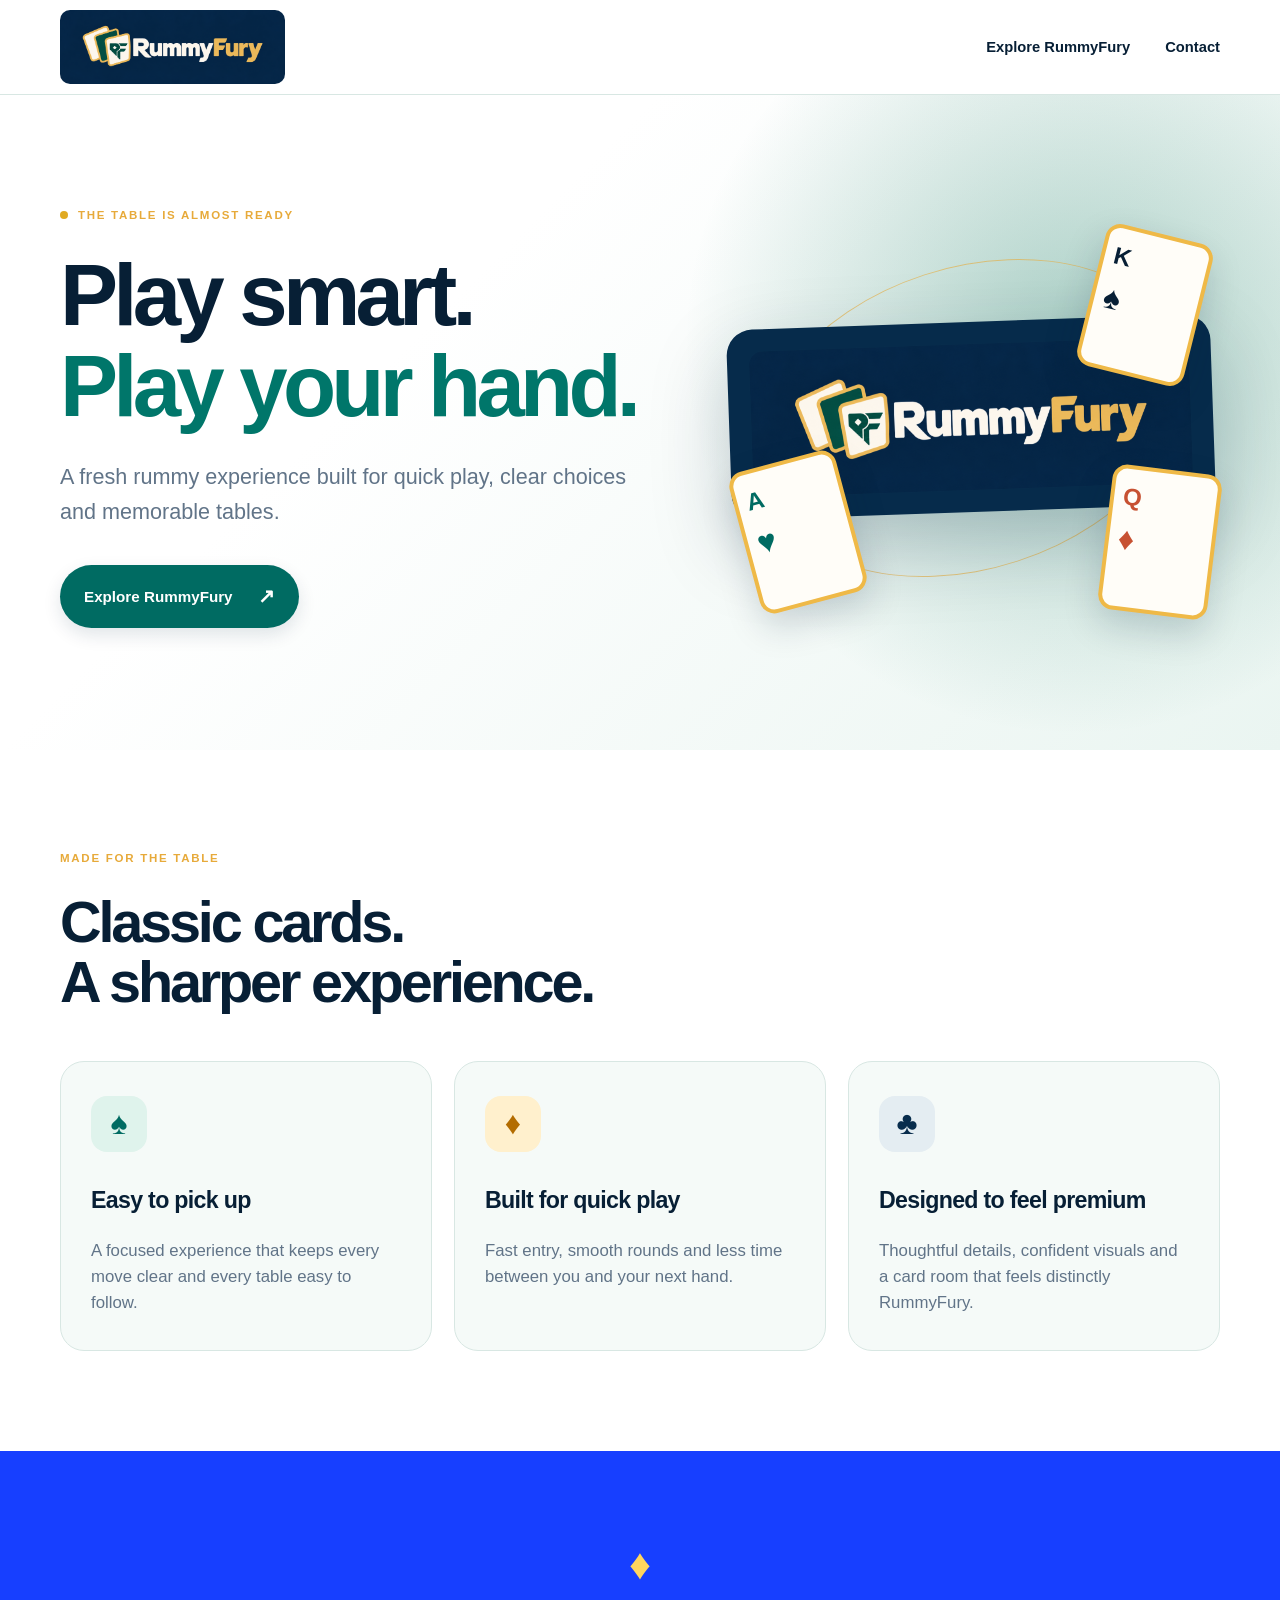
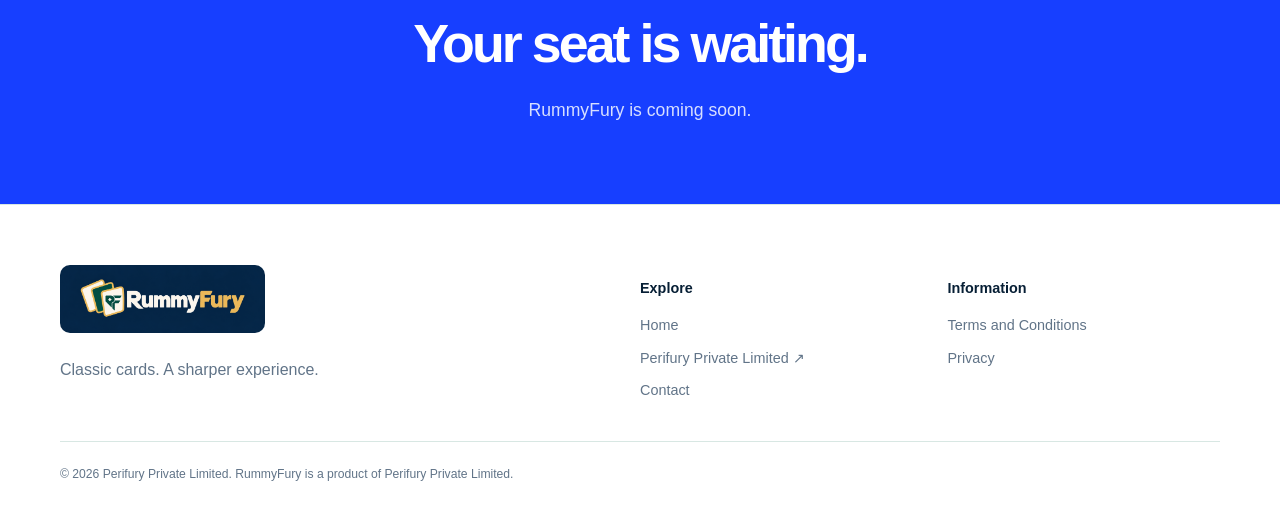
<file: index.html>
<!doctype html><html lang="en"><head><meta charset="utf-8"><meta name="viewport" content="width=device-width,initial-scale=1"><meta name="theme-color" content="#061f38"><meta name="description" content="RummyFury brings quick, polished card play to every table. Coming soon from Perifury."><title>RummyFury — Bring your best hand</title><link rel="icon" type="image/png" href="assets/rummyfury-logo.png"><link rel="stylesheet" href="styles.css"></head>
<body class="rummyfury"><a class="skip" href="#main">Skip to content</a><header><div class="wrap header-inner"><a class="brand" href="index.html"><img class="brand-image rummyfury-image" src="assets/rummyfury-logo.png" alt="RummyFury" width="320" height="107"></a><nav aria-label="Main navigation"><a href="#explore">Explore RummyFury</a><a href="contact.html">Contact</a></nav><details class="mobile-nav"><summary>Menu</summary><div><a href="#explore">Explore RummyFury</a><a href="contact.html">Contact</a></div></details></div></header><main id="main">
<section class="hero rummy-hero"><div class="wrap hero-grid"><div><p class="eyebrow"><span class="status-dot"></span> The table is almost ready</p><h1>Play smart.<br><em>Play your hand.</em></h1><p class="lead">A fresh rummy experience built for quick play, clear choices and memorable tables.</p><a class="button" href="#explore">Explore RummyFury <span>↗</span></a></div><div class="rummy-scene" aria-label="RummyFury brand and playing cards"><span class="rummy-orbit"></span><div class="rummy-logo-card"><img src="assets/rummyfury-logo.png" alt="RummyFury"></div><div class="playing-card card-one"><span>A</span><b>♥</b></div><div class="playing-card card-two"><span>K</span><b>♠</b></div><div class="playing-card card-three"><span>Q</span><b>♦</b></div></div></div></section>
<section class="section" id="explore"><div class="wrap"><p class="eyebrow">Made for the table</p><h2>Classic cards.<br>A sharper experience.</h2><div class="feature-grid"><article class="feature"><span class="feature-icon emerald">♠</span><h3>Easy to pick up</h3><p>A focused experience that keeps every move clear and every table easy to follow.</p></article><article class="feature"><span class="feature-icon amber">♦</span><h3>Built for quick play</h3><p>Fast entry, smooth rounds and less time between you and your next hand.</p></article><article class="feature"><span class="feature-icon ivory">♣</span><h3>Designed to feel premium</h3><p>Thoughtful details, confident visuals and a card room that feels distinctly RummyFury.</p></article></div></div></section>
<section class="closing-band rummy-closing"><div class="wrap"><span aria-hidden="true">♦</span><h2>Your seat is waiting.</h2><p>RummyFury is coming soon.</p></div></section></main>
<footer><div class="wrap"><div class="footer-grid"><div><a class="brand" href="index.html"><img class="brand-image rummyfury-image" src="assets/rummyfury-logo.png" alt="RummyFury" width="320" height="107"></a><p>Classic cards. A sharper experience.</p></div><div class="footer-links"><strong>Explore</strong><a href="index.html">Home</a><a href="https://perifury.com">Perifury Private Limited ↗</a><a href="contact.html">Contact</a></div><div class="footer-links"><strong>Information</strong><a href="terms-and-conditions.html">Terms and Conditions</a><a href="privacy.html">Privacy</a></div></div><div class="fineprint">© 2026 Perifury Private Limited. RummyFury is a product of Perifury Private Limited.</div></div></footer></body></html>
</file>
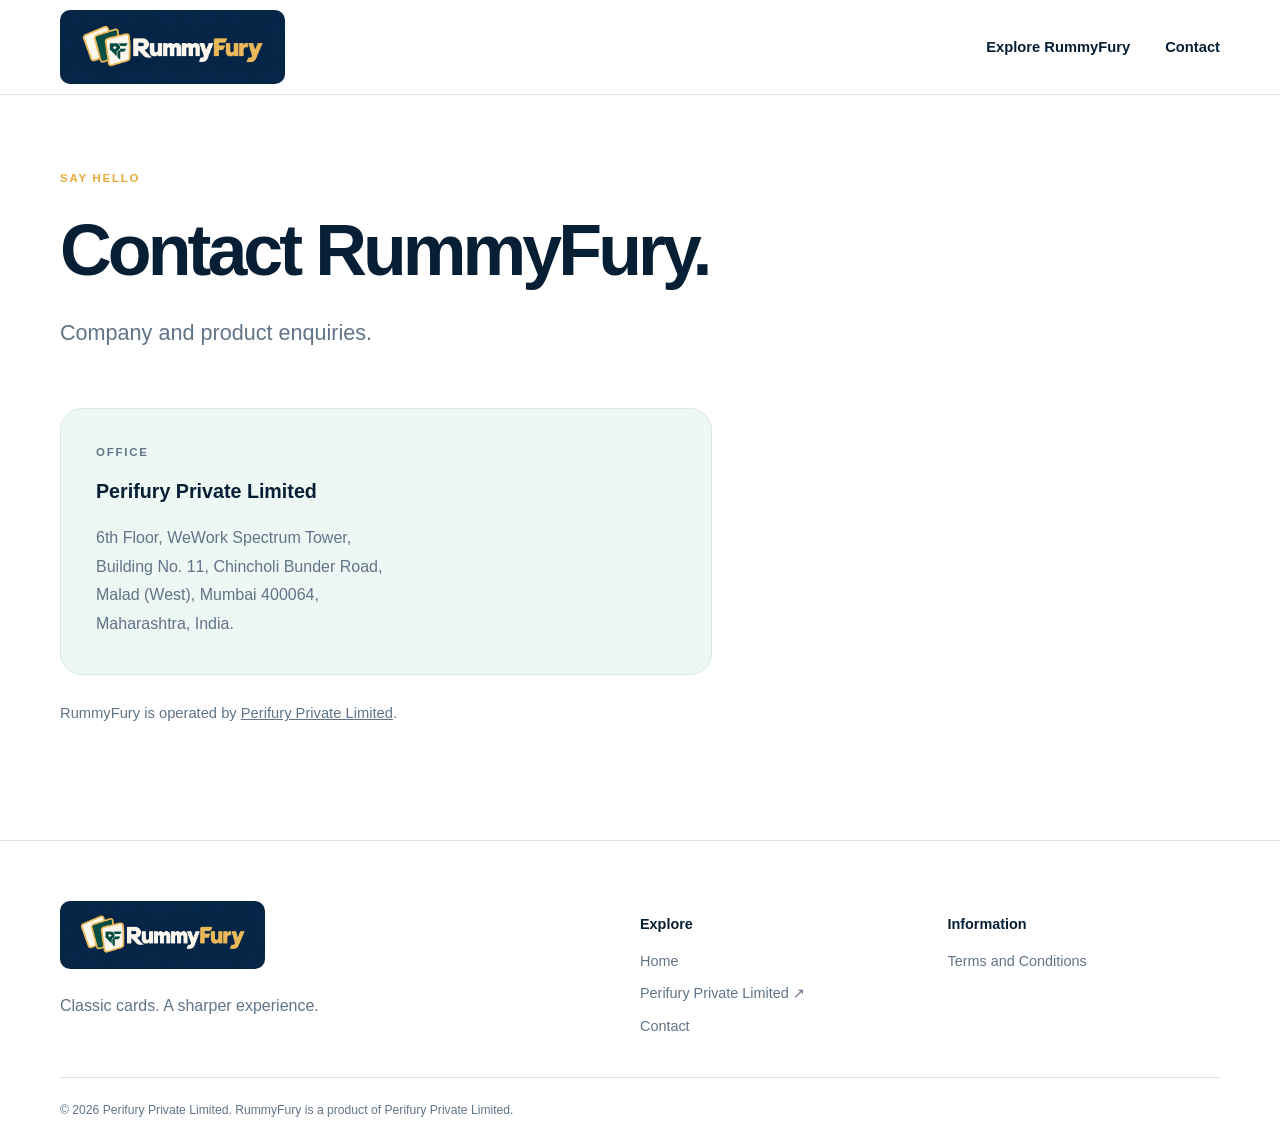
<file: contact.html>
<!doctype html><html lang="en"><head><meta charset="utf-8"><meta name="viewport" content="width=device-width,initial-scale=1"><meta name="theme-color" content="#07345d"><meta name="description" content="Company information and office address for RummyFury."><title>Contact — RummyFury</title><link rel="icon" type="image/png" href="assets/rummyfury-logo.png"><link rel="stylesheet" href="styles.css"></head>
<body class="rummyfury"><a class="skip" href="#main">Skip to content</a><header><div class="wrap header-inner"><a class="brand" href="index.html"><img class="brand-image rummyfury-image " src="assets/rummyfury-logo.png" alt="RummyFury" width="190" height="67"></a><nav aria-label="Main navigation"><a href="index.html#explore">Explore RummyFury</a><a href="contact.html">Contact</a></nav><details class="mobile-nav"><summary>Menu</summary><div><a href="index.html#explore">Explore RummyFury</a><a href="contact.html">Contact</a></div></details></div></header><main id="main"><section class="page-top wrap"><p class="eyebrow">Say hello</p><h1>Contact RummyFury.</h1><p class="lead">Company and product enquiries.</p></section><div class="wrap legal"><div class="address-card"><p class="eyebrow">Office</p><strong>Perifury Private Limited</strong><address>6th Floor, WeWork Spectrum Tower,<br>Building No. 11, Chincholi Bunder Road,<br>Malad (West), Mumbai 400064,<br>Maharashtra, India.</address></div><p class="operator-note">RummyFury is operated by <a href="https://perifury.com">Perifury Private Limited</a>.</p></div></main>
<footer><div class="wrap"><div class="footer-grid"><div><a class="brand" href="index.html"><img class="brand-image rummyfury-image " src="assets/rummyfury-logo.png" alt="RummyFury" width="190" height="67"></a><p>Classic cards. A sharper experience.</p></div><div class="footer-links"><strong>Explore</strong><a href="index.html">Home</a><a href="https://perifury.com">Perifury Private Limited ↗</a><a href="contact.html">Contact</a></div><div class="footer-links"><strong>Information</strong><a href="terms-and-conditions.html">Terms and Conditions</a></div></div><div class="fineprint">© 2026 Perifury Private Limited. RummyFury is a product of Perifury Private Limited.</div></div></footer></body></html>
</file>
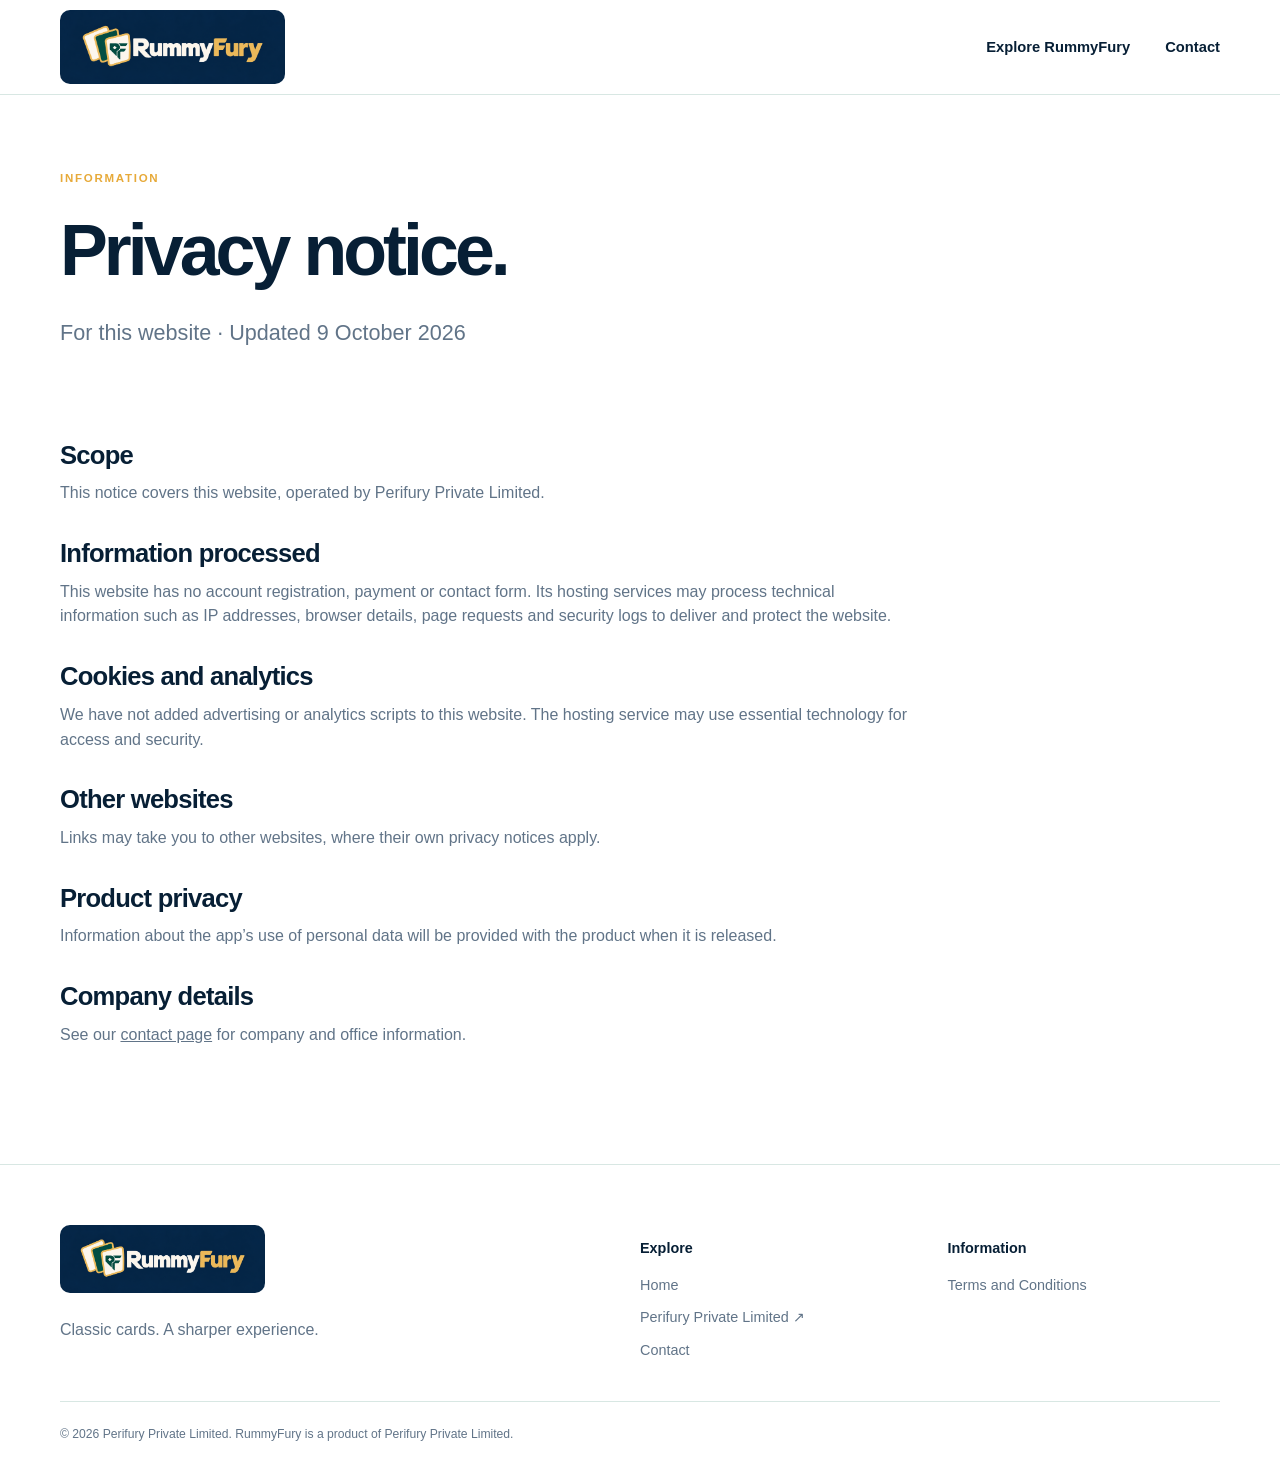
<file: privacy.html>
<!doctype html><html lang="en"><head><meta charset="utf-8"><meta name="viewport" content="width=device-width,initial-scale=1"><meta name="theme-color" content="#07345d"><meta name="description" content="Privacy information for the RummyFury website."><title>Privacy notice — RummyFury</title><link rel="icon" type="image/png" href="assets/rummyfury-logo.png"><link rel="stylesheet" href="styles.css"></head>
<body class="rummyfury"><a class="skip" href="#main">Skip to content</a><header><div class="wrap header-inner"><a class="brand" href="index.html"><img class="brand-image rummyfury-image " src="assets/rummyfury-logo.png" alt="RummyFury" width="190" height="67"></a><nav aria-label="Main navigation"><a href="index.html#explore">Explore RummyFury</a><a href="contact.html">Contact</a></nav><details class="mobile-nav"><summary>Menu</summary><div><a href="index.html#explore">Explore RummyFury</a><a href="contact.html">Contact</a></div></details></div></header><main id="main"><section class="page-top wrap"><p class="eyebrow">Information</p><h1>Privacy notice.</h1><p class="lead">For this website · Updated 9 October 2026</p></section><div class="wrap legal"><h2>Scope</h2><p>This notice covers this website, operated by Perifury Private Limited.</p><h2>Information processed</h2><p>This website has no account registration, payment or contact form. Its hosting services may process technical information such as IP addresses, browser details, page requests and security logs to deliver and protect the website.</p><h2>Cookies and analytics</h2><p>We have not added advertising or analytics scripts to this website. The hosting service may use essential technology for access and security.</p><h2>Other websites</h2><p>Links may take you to other websites, where their own privacy notices apply.</p><h2>Product privacy</h2><p>Information about the app’s use of personal data will be provided with the product when it is released.</p><h2>Company details</h2><p>See our <a href="contact.html">contact page</a> for company and office information.</p></div></main>
<footer><div class="wrap"><div class="footer-grid"><div><a class="brand" href="index.html"><img class="brand-image rummyfury-image " src="assets/rummyfury-logo.png" alt="RummyFury" width="190" height="67"></a><p>Classic cards. A sharper experience.</p></div><div class="footer-links"><strong>Explore</strong><a href="index.html">Home</a><a href="https://perifury.com">Perifury Private Limited ↗</a><a href="contact.html">Contact</a></div><div class="footer-links"><strong>Information</strong><a href="terms-and-conditions.html">Terms and Conditions</a></div></div><div class="fineprint">© 2026 Perifury Private Limited. RummyFury is a product of Perifury Private Limited.</div></div></footer></body></html>
</file>
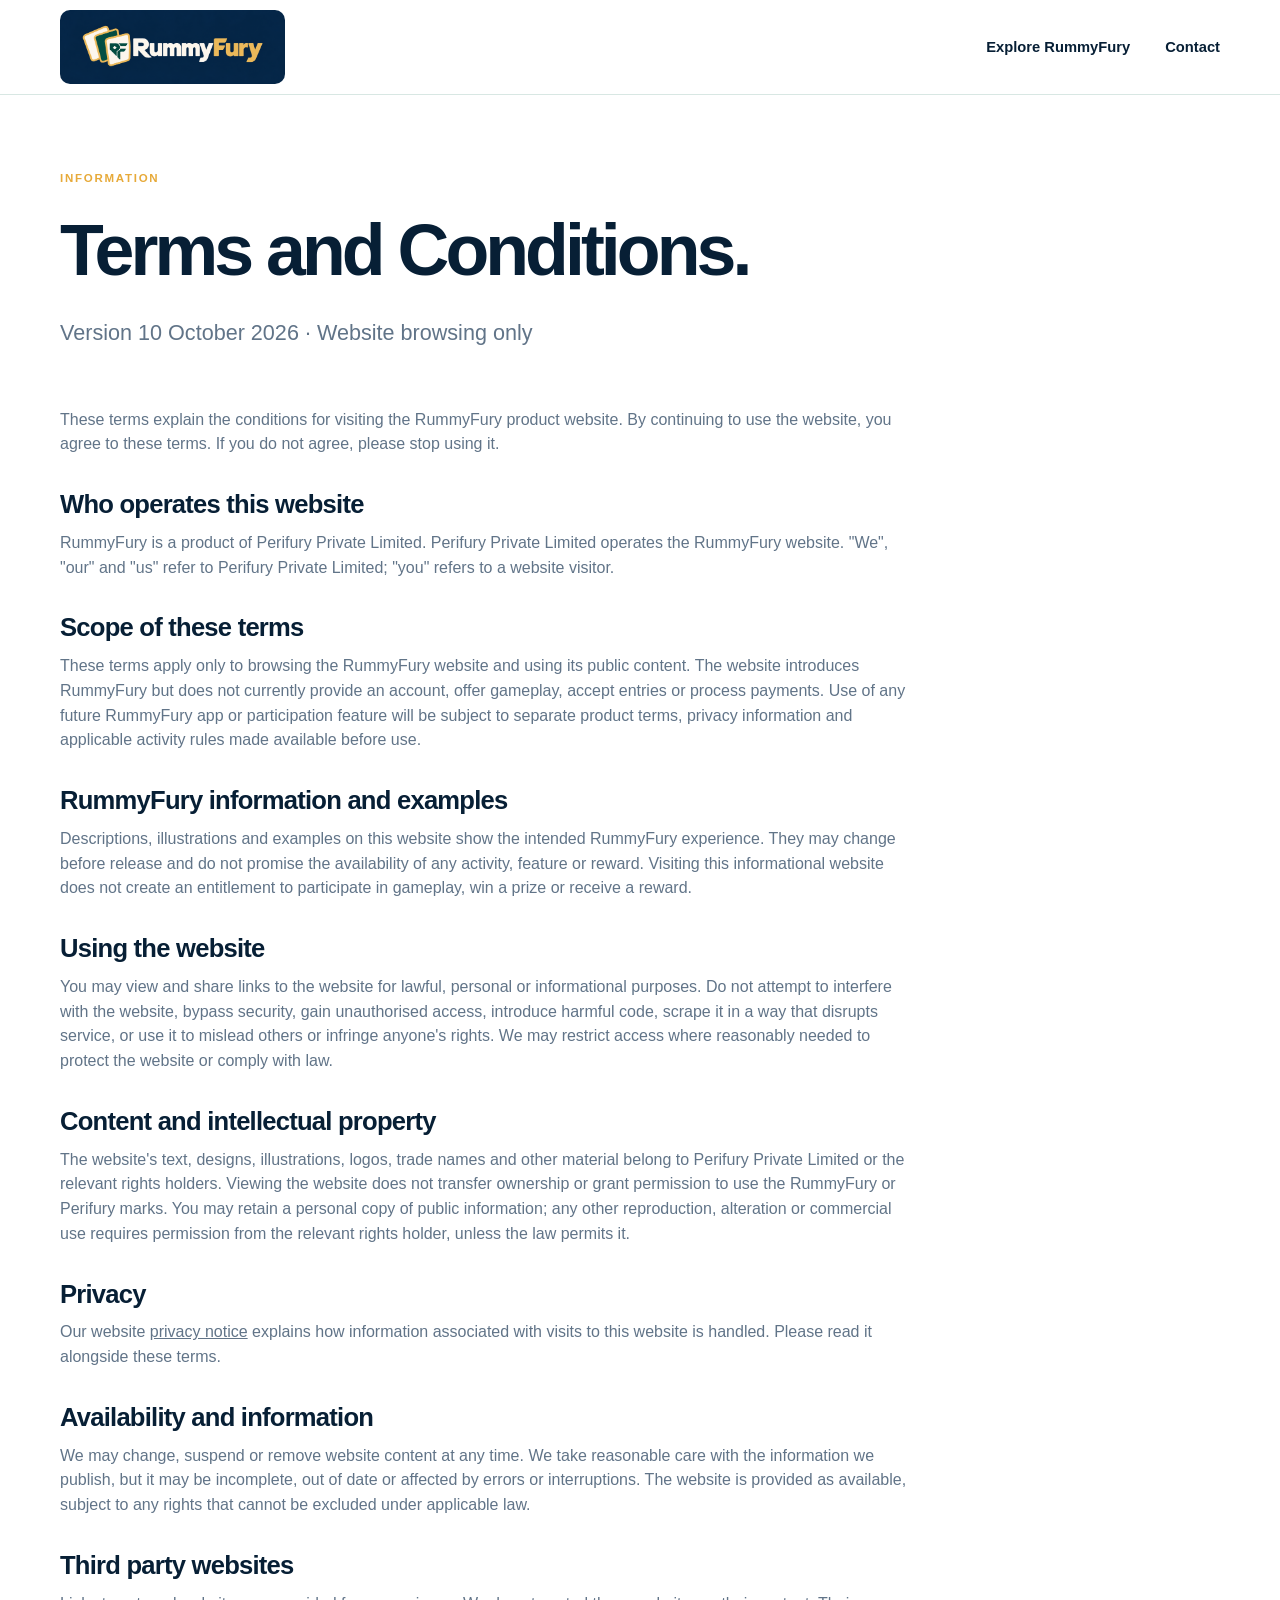
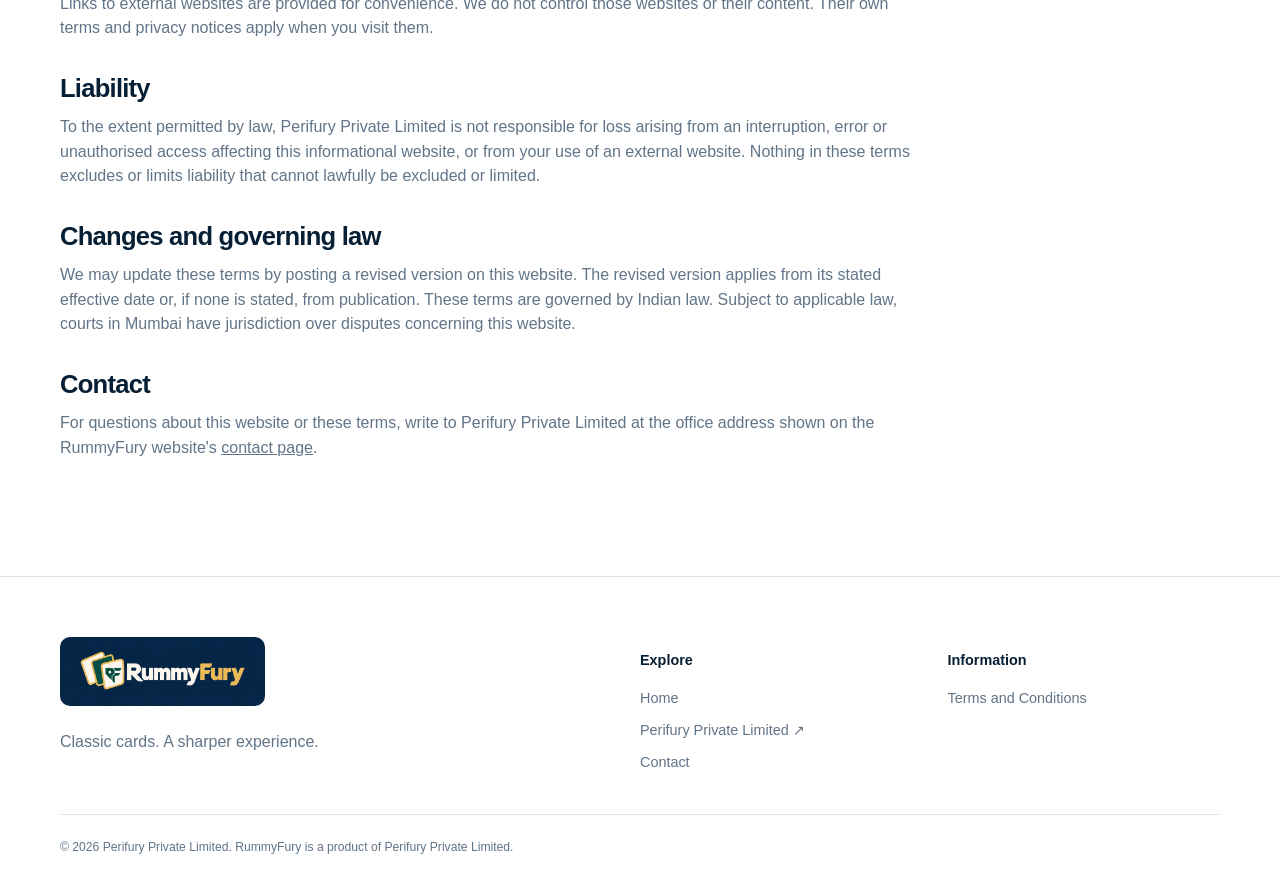
<file: terms-and-conditions.html>
<!doctype html><html lang="en"><head><meta charset="utf-8"><meta name="viewport" content="width=device-width,initial-scale=1"><meta name="theme-color" content="#07345d"><meta name="description" content="Terms and conditions for visiting the RummyFury website."><title>Terms and Conditions — RummyFury</title><link rel="icon" type="image/png" href="assets/rummyfury-logo.png"><link rel="stylesheet" href="styles.css"></head>
<body class="rummyfury"><a class="skip" href="#main">Skip to content</a><header><div class="wrap header-inner"><a class="brand" href="index.html"><img class="brand-image rummyfury-image " src="assets/rummyfury-logo.png" alt="RummyFury" width="190" height="67"></a><nav aria-label="Main navigation"><a href="index.html#explore">Explore RummyFury</a><a href="contact.html">Contact</a></nav><details class="mobile-nav"><summary>Menu</summary><div><a href="index.html#explore">Explore RummyFury</a><a href="contact.html">Contact</a></div></details></div></header><main id="main"><section class="page-top wrap"><p class="eyebrow">Information</p><h1>Terms and Conditions.</h1><p class="lead">Version 10 October 2026 · Website browsing only</p></section><div class="wrap legal"><p>These terms explain the conditions for visiting the RummyFury product website. By continuing to use the website, you agree to these terms. If you do not agree, please stop using it.</p><h2>Who operates this website</h2><p>RummyFury is a product of Perifury Private Limited. Perifury Private Limited operates the RummyFury website. "We", "our" and "us" refer to Perifury Private Limited; "you" refers to a website visitor.</p><h2>Scope of these terms</h2><p>These terms apply only to browsing the RummyFury website and using its public content. The website introduces RummyFury but does not currently provide an account, offer gameplay, accept entries or process payments. Use of any future RummyFury app or participation feature will be subject to separate product terms, privacy information and applicable activity rules made available before use.</p><h2>RummyFury information and examples</h2><p>Descriptions, illustrations and examples on this website show the intended RummyFury experience. They may change before release and do not promise the availability of any activity, feature or reward. Visiting this informational website does not create an entitlement to participate in gameplay, win a prize or receive a reward.</p><h2>Using the website</h2><p>You may view and share links to the website for lawful, personal or informational purposes. Do not attempt to interfere with the website, bypass security, gain unauthorised access, introduce harmful code, scrape it in a way that disrupts service, or use it to mislead others or infringe anyone's rights. We may restrict access where reasonably needed to protect the website or comply with law.</p><h2>Content and intellectual property</h2><p>The website's text, designs, illustrations, logos, trade names and other material belong to Perifury Private Limited or the relevant rights holders. Viewing the website does not transfer ownership or grant permission to use the RummyFury or Perifury marks. You may retain a personal copy of public information; any other reproduction, alteration or commercial use requires permission from the relevant rights holder, unless the law permits it.</p><h2>Privacy</h2><p>Our website <a href="privacy.html">privacy notice</a> explains how information associated with visits to this website is handled. Please read it alongside these terms.</p><h2>Availability and information</h2><p>We may change, suspend or remove website content at any time. We take reasonable care with the information we publish, but it may be incomplete, out of date or affected by errors or interruptions. The website is provided as available, subject to any rights that cannot be excluded under applicable law.</p><h2>Third party websites</h2><p>Links to external websites are provided for convenience. We do not control those websites or their content. Their own terms and privacy notices apply when you visit them.</p><h2>Liability</h2><p>To the extent permitted by law, Perifury Private Limited is not responsible for loss arising from an interruption, error or unauthorised access affecting this informational website, or from your use of an external website. Nothing in these terms excludes or limits liability that cannot lawfully be excluded or limited.</p><h2>Changes and governing law</h2><p>We may update these terms by posting a revised version on this website. The revised version applies from its stated effective date or, if none is stated, from publication. These terms are governed by Indian law. Subject to applicable law, courts in Mumbai have jurisdiction over disputes concerning this website.</p><h2>Contact</h2><p>For questions about this website or these terms, write to Perifury Private Limited at the office address shown on the RummyFury website's <a href="contact.html">contact page</a>.</p></div></main>
<footer><div class="wrap"><div class="footer-grid"><div><a class="brand" href="index.html"><img class="brand-image rummyfury-image " src="assets/rummyfury-logo.png" alt="RummyFury" width="190" height="67"></a><p>Classic cards. A sharper experience.</p></div><div class="footer-links"><strong>Explore</strong><a href="index.html">Home</a><a href="https://perifury.com">Perifury Private Limited ↗</a><a href="contact.html">Contact</a></div><div class="footer-links"><strong>Information</strong><a href="terms-and-conditions.html">Terms and Conditions</a></div></div><div class="fineprint">© 2026 Perifury Private Limited. RummyFury is a product of Perifury Private Limited.</div></div></footer></body></html>
</file>
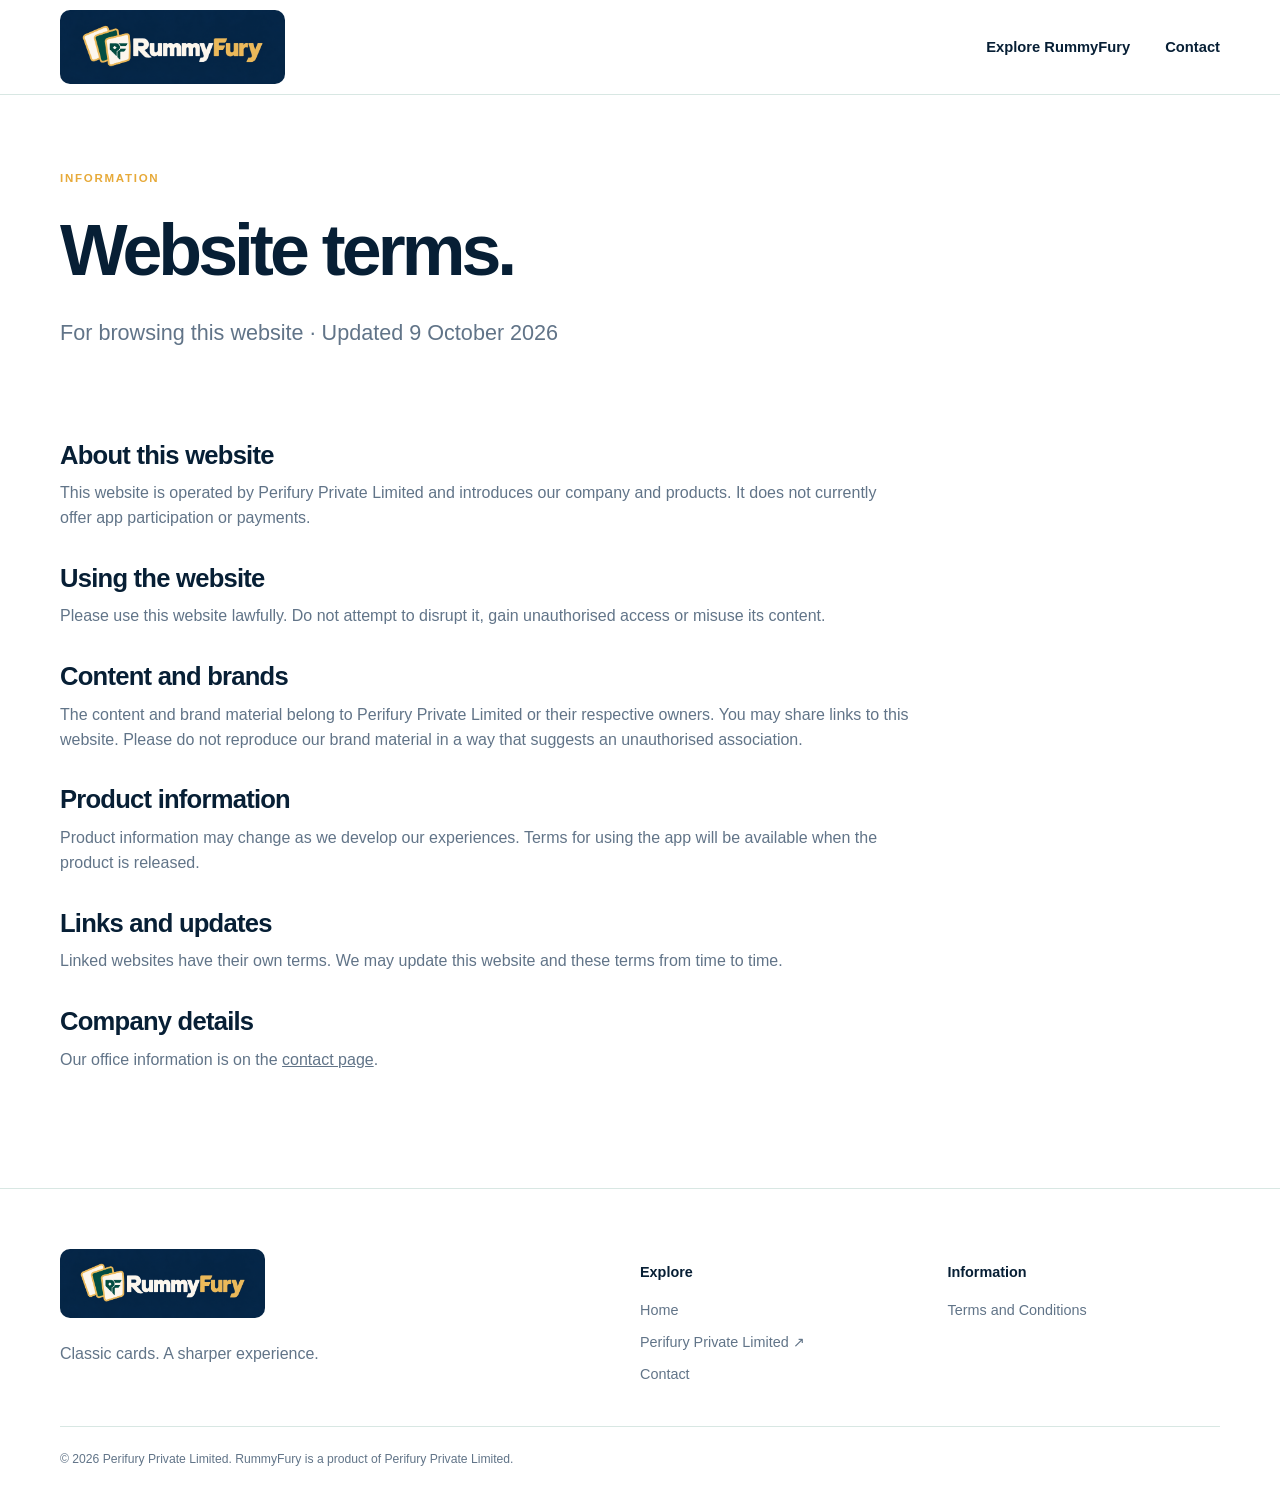
<file: terms.html>
<!doctype html><html lang="en"><head><meta charset="utf-8"><meta name="viewport" content="width=device-width,initial-scale=1"><meta name="theme-color" content="#07345d"><meta name="description" content="Terms for browsing the RummyFury website."><title>Website terms — RummyFury</title><link rel="icon" type="image/png" href="assets/rummyfury-logo.png"><link rel="stylesheet" href="styles.css"></head>
<body class="rummyfury"><a class="skip" href="#main">Skip to content</a><header><div class="wrap header-inner"><a class="brand" href="index.html"><img class="brand-image rummyfury-image " src="assets/rummyfury-logo.png" alt="RummyFury" width="190" height="67"></a><nav aria-label="Main navigation"><a href="index.html#explore">Explore RummyFury</a><a href="contact.html">Contact</a></nav><details class="mobile-nav"><summary>Menu</summary><div><a href="index.html#explore">Explore RummyFury</a><a href="contact.html">Contact</a></div></details></div></header><main id="main"><section class="page-top wrap"><p class="eyebrow">Information</p><h1>Website terms.</h1><p class="lead">For browsing this website · Updated 9 October 2026</p></section><div class="wrap legal"><h2>About this website</h2><p>This website is operated by Perifury Private Limited and introduces our company and products. It does not currently offer app participation or payments.</p><h2>Using the website</h2><p>Please use this website lawfully. Do not attempt to disrupt it, gain unauthorised access or misuse its content.</p><h2>Content and brands</h2><p>The content and brand material belong to Perifury Private Limited or their respective owners. You may share links to this website. Please do not reproduce our brand material in a way that suggests an unauthorised association.</p><h2>Product information</h2><p>Product information may change as we develop our experiences. Terms for using the app will be available when the product is released.</p><h2>Links and updates</h2><p>Linked websites have their own terms. We may update this website and these terms from time to time.</p><h2>Company details</h2><p>Our office information is on the <a href="contact.html">contact page</a>.</p></div></main>
<footer><div class="wrap"><div class="footer-grid"><div><a class="brand" href="index.html"><img class="brand-image rummyfury-image " src="assets/rummyfury-logo.png" alt="RummyFury" width="190" height="67"></a><p>Classic cards. A sharper experience.</p></div><div class="footer-links"><strong>Explore</strong><a href="index.html">Home</a><a href="https://perifury.com">Perifury Private Limited ↗</a><a href="contact.html">Contact</a></div><div class="footer-links"><strong>Information</strong><a href="terms-and-conditions.html">Terms and Conditions</a></div></div><div class="fineprint">© 2026 Perifury Private Limited. RummyFury is a product of Perifury Private Limited.</div></div></footer></body></html>
</file>
<file: styles.css>
.rummyfury{--ink:#071f35;--muted:#617488;--blue:#006b62;--accent:#e7aa3a;--pale:#edf7f4;--line:#d8e7e3;--shadow:#032a421f}.rummyfury-image{display:block;width:225px;height:auto;object-fit:contain;border-radius:10px}.rummyfury .header-inner{height:94px}.rummyfury .hero{background:radial-gradient(circle at 84% 38%,#0e755c52,transparent 34%),linear-gradient(135deg,#fff 34%,#eaf5f1)}.rummyfury h1 em{color:#00766a}.rummy-scene{min-height:455px;position:relative;display:grid;place-items:center}.rummy-logo-card{position:relative;z-index:4;width:min(440px,92%);padding:22px;border-radius:26px;background:#062b4b;box-shadow:0 30px 80px #04233d38;transform:rotate(-2deg)}.rummy-logo-card img{display:block;width:100%;height:auto;border-radius:14px}.rummy-orbit{position:absolute;width:440px;height:300px;border:1px solid #e7aa3a99;border-radius:50%;transform:rotate(-18deg)}.playing-card{position:absolute;z-index:5;width:84px;height:120px;border:4px solid #efb947;border-radius:15px;background:#fffdf8;box-shadow:0 15px 35px #03233d2b;padding:9px;color:#006b62;font-size:1.5rem;font-weight:900;display:flex;flex-direction:column}.playing-card b{font-size:2rem}.card-one{left:4%;bottom:40px;transform:rotate(-15deg)}.card-two{right:4%;top:42px;transform:rotate(14deg);color:#071f35}.card-three{right:1%;bottom:30px;transform:rotate(7deg);color:#c75132}.rummyfury .feature{background:#f5faf8;border-color:#d8e7e3}.emerald{background:#dff3ec;color:#006b62}.amber{background:#fff0cd;color:#b36c00}.ivory{background:#e4edf2;color:#082d4d}.rummy-closing{background:#062b4b}.rummy-closing span{color:#efb947}.rummy-closing p{color:#d8e8ee}.rummyfury footer .rummyfury-image{width:205px}@media(max-width:700px){.rummyfury-image{width:176px}.rummy-scene{min-height:340px}.rummy-logo-card{width:88%;padding:13px}.rummy-orbit{width:310px;height:220px}.playing-card{width:58px;height:84px;border-width:3px;font-size:1rem;padding:6px}.playing-card b{font-size:1.25rem}.card-one{left:0;bottom:25px}.card-two{right:0;top:35px}.card-three{right:2%;bottom:18px}}\n*{box-sizing:border-box}html{scroll-behavior:smooth;scroll-padding-top:115px}body{margin:0;font-family:Inter,ui-sans-serif,-apple-system,BlinkMacSystemFont,"Segoe UI",sans-serif;line-height:1.55;color:var(--ink);background:#fff}.perifury{--ink:#102f59;--muted:#5b7088;--blue:#123f78;--accent:#099b9e;--pale:#eef8f8;--line:#dfe9ec;--shadow:#0b567815}.triku{--ink:#151f51;--muted:#647097;--blue:#164eff;--accent:#3422ed;--pale:#f1f1ff;--line:#e0e5ff;--shadow:#164eff15}a{color:inherit}a:focus-visible,summary:focus-visible{outline:3px solid var(--accent);outline-offset:5px}.skip{position:absolute;left:20px;top:-80px;z-index:50;background:#fff;padding:12px}.skip:focus{top:10px}.wrap{width:min(1160px,calc(100% - 48px));margin:auto}header{position:sticky;top:0;background:#ffffffed;backdrop-filter:blur(16px);z-index:20;border-bottom:1px solid var(--line)}.header-inner{height:104px;display:flex;justify-content:space-between;align-items:center}.brand{display:inline-flex;align-items:center;text-decoration:none}.brand-image{display:block;object-fit:contain}.perifury-image{width:84px;height:80px}.triku-image{width:168px;height:59px}nav{display:flex;align-items:center;gap:35px;font-size:.92rem;font-weight:700}nav a{text-decoration:none}nav a:hover,.footer-links a:hover{color:var(--accent)}.mobile-nav{display:none}h1,h2,h3,p{margin-top:0}h1,h2{letter-spacing:-.055em;line-height:1.04}h1{font-size:clamp(3.5rem,6.8vw,6.7rem);margin-bottom:29px}h1 em{font-style:normal;color:var(--accent)}.triku h1 em{color:var(--blue)}h2{font-size:clamp(2.5rem,4.5vw,4.5rem);margin-bottom:25px}h3{font-size:1.45rem;letter-spacing:-.03em;line-height:1.2}.eyebrow{text-transform:uppercase;font-size:.72rem;letter-spacing:.15em;font-weight:800;color:var(--accent);margin-bottom:25px}.lead{font-size:clamp(1.1rem,1.7vw,1.35rem);line-height:1.6;color:var(--muted);max-width:585px}.hero{padding:95px 0 105px;overflow:hidden;background:linear-gradient(125deg,#fff 45%,var(--pale))}.hero-grid{display:grid;grid-template-columns:1.1fr .9fr;gap:55px;align-items:center}.button{display:inline-flex;align-items:center;justify-content:space-between;gap:25px;padding:16px 24px;background:var(--blue);color:#fff;border-radius:100px;text-decoration:none;font-weight:750;font-size:.95rem;margin-top:14px;box-shadow:0 7px 18px var(--shadow)}.button span{font-size:1.25rem}.button:hover{transform:translateY(-2px)}.section{padding:100px 0}.border{border-top:1px solid var(--line)}.split{display:grid;grid-template-columns:1fr 1fr;gap:90px;align-items:center}.body-copy{font-size:1.2rem;color:var(--muted);max-width:600px}.body-copy p:last-child{margin-bottom:0}.perifury-art{position:relative;min-height:460px;display:grid;place-items:center}.brand-disc{position:relative;background:#fff;width:360px;height:360px;border-radius:50%;display:grid;place-items:center;box-shadow:0 25px 70px #194e7515}.brand-disc img{width:235px;height:240px;mix-blend-mode:multiply}.orbit{position:absolute;border:1px solid #07989b55;border-radius:50%;width:465px;height:320px;transform:rotate(-36deg)}.orbit-two{width:440px;height:395px;transform:rotate(35deg);border-color:#123f7826}.art-dot{position:absolute;right:22px;top:42px;width:58px;height:58px;background:var(--accent);border-radius:50%;box-shadow:0 10px 30px #099b9e28}.art-spark{position:absolute;bottom:22px;left:10px;color:#123f78;font-size:78px}.product-panel{background:linear-gradient(120deg,#f4f4ff,#e8e9ff);border:1px solid #e0e3ff;border-radius:30px;padding:65px;display:grid;grid-template-columns:1.2fr .8fr;gap:35px;align-items:center;color:#182158;overflow:hidden}.logo-plate{background:#fff;border-radius:15px;display:inline-block;padding:8px 19px;margin-bottom:32px}.product-panel p{font-size:1.13rem;color:#59688d}.product-panel .button{background:#164eff}.product-art{height:320px;position:relative;display:flex;flex-direction:column;justify-content:center;gap:24px}.floating-label{display:block;background:#fff;border:1px solid #dce1ff;border-radius:20px;padding:19px 23px;box-shadow:0 15px 30px #164eff13;color:#243b81;font-size:1.4rem;font-weight:800;white-space:nowrap}.floating-label b{float:right;margin-left:30px;color:#e5a51a}.label-one{transform:rotate(7deg) translateX(10px)}.label-two{transform:rotate(-6deg) translateX(-15px)}.label-two b{color:#6429e3}.label-three{transform:rotate(5deg) translateX(25px)}.label-three b{color:#164eff}.contact-band{background:var(--pale);padding:65px 0}.band-inner{display:flex;justify-content:space-between;align-items:center}.band-inner h2{margin-bottom:0}.band-inner .eyebrow{margin-bottom:15px}.triku .hero{background:radial-gradient(ellipse at 85% 40%,#dfe4ff,transparent 55%),linear-gradient(145deg,#fff,#f7f6ff)}.status-dot{display:inline-block;width:8px;height:8px;background:#e0aa22;border-radius:50%;margin-right:5px}.play-scene{position:relative;padding:35px 14px 40px;min-height:440px}.poll-card{position:relative;background:white;border:1px solid #e6e6ff;border-radius:28px;padding:28px;box-shadow:13px 20px 0 #d6deff,0 20px 60px #173fa81c;transform:rotate(4deg);max-width:410px;margin:auto}.poll-top{display:flex;justify-content:space-between;align-items:center;gap:12px;border-bottom:1px solid var(--line);padding-bottom:15px}.poll-top .triku-image{width:110px;height:39px}.chip{font-size:.6rem;letter-spacing:.04em;white-space:nowrap;font-weight:850;color:#5a39bb;background:#f1edff;border-radius:100px;padding:7px 10px}.poll-caption{font-size:.77rem;color:#8b89af;margin:23px 0 10px}.poll-card h3{font-size:2.25rem;line-height:1.05;margin-bottom:22px;color:#1a225b}.poll-option{background:#f7f8ff;border:1px solid #dde4ff;border-radius:13px;margin-top:10px;padding:13px;display:flex;align-items:center;gap:10px;font-size:.88rem;color:#394670}.poll-option span{font-size:1.4rem;color:#c69a19}.poll-option i{margin-left:auto;border:2px solid #cad1ed;border-radius:50%;width:19px;height:19px;font-size:.68rem;font-style:normal;display:grid;place-items:center}.poll-option.selected{background:#eff1ff;border-color:#3857ff}.selected i{background:#194dff;border-color:#194dff;color:#fff}.poll-caption.end{font-size:.65rem;text-align:center;margin-top:20px;margin-bottom:0}.scene-spark{position:absolute;color:#f5be3b;font-size:60px;z-index:2;text-shadow:0 4px 10px #ffe69a}.spark-one{top:-10px;right:-10px}.spark-two{bottom:2px;left:-13px;font-size:48px}.scene-tag{position:relative;display:block;transform:rotate(-4deg);background:#173fff;color:#fff;border-radius:13px;padding:14px 18px;margin:13px auto -10px;width:94%;font-size:.83rem;font-weight:700;box-shadow:0 8px 20px #173fff22}.scene-tag b{float:right;color:#ffcf4d}.feature-grid{display:grid;grid-template-columns:repeat(3,1fr);gap:22px;margin-top:48px}.feature{border:1px solid #e0e4ff;border-radius:24px;background:#f7f7ff;padding:34px 30px}.feature p{color:var(--muted);font-size:1.05rem;margin-bottom:0}.feature-icon{display:grid;place-items:center;width:56px;height:56px;border-radius:16px;font-size:2rem;font-weight:750;margin-bottom:35px}.blue{background:#e6ebff;color:#174cff}.purple{background:#eee5ff;color:#7540e9}.gold{background:#fff2ca;color:#b97c00}.closing-band{text-align:center;background:#173fff;color:#fff;padding:80px 0}.closing-band span{color:#ffd55f;font-size:2.7rem}.closing-band h2{margin-top:18px;font-size:clamp(2.3rem,4.2vw,4rem)}.closing-band p{color:#d7dfff;font-size:1.1rem;margin-bottom:0}footer{padding:60px 0 28px;background:#fff;border-top:1px solid var(--line)}.footer-grid{display:grid;grid-template-columns:2fr 1fr 1fr;gap:35px;align-items:start}footer .brand-image.perifury-image{width:85px;height:81px}footer p{color:var(--muted);margin-top:17px;max-width:320px}.footer-links{display:flex;flex-direction:column;gap:10px;padding-top:12px;font-size:.9rem}.footer-links strong{margin-bottom:5px}.footer-links a{text-decoration:none;color:var(--muted)}.fineprint{font-size:.76rem;color:var(--muted);margin-top:40px;border-top:1px solid var(--line);padding-top:23px}.page-top{padding:75px 0 35px}.page-top h1{font-size:clamp(3rem,5.6vw,5.5rem)}.legal{max-width:850px;margin-left:max(24px,calc((100vw - 1160px)/2));padding-bottom:100px}.legal h2{font-size:1.6rem;margin:34px 0 13px;letter-spacing:-.03em}.legal p{color:var(--muted)}.address-card{padding:35px;background:var(--pale);border:1px solid var(--line);border-radius:22px;max-width:580px}.address-card strong{font-size:1.23rem}.address-card .eyebrow{margin-bottom:15px}address{font-style:normal;margin-top:17px;color:var(--muted);line-height:1.8}.operator-note{font-size:.92rem;margin-top:27px}@media(max-width:900px){.hero-grid{gap:20px}.brand-disc{width:280px;height:280px}.brand-disc img{width:190px;height:193px}.orbit{width:360px;height:270px}.orbit-two{width:340px;height:330px}.product-panel{padding:40px;gap:30px}.feature{padding:27px 23px}.poll-card{padding:23px}.poll-top{gap:8px}.chip{font-size:.51rem}.scene-tag{font-size:.72rem}}@media(max-width:700px){.wrap{width:calc(100% - 36px)}html{scroll-padding-top:90px}.header-inner{height:86px}.perifury-image{width:69px;height:65px}.triku-image{width:145px;height:51px}nav{display:none}.mobile-nav{display:block;position:relative}.mobile-nav summary{font-weight:750;cursor:pointer;list-style:none;padding:12px}.mobile-nav[open]>div{position:absolute;right:0;top:50px;display:grid;gap:16px;background:#fff;border:1px solid var(--line);border-radius:14px;padding:22px;width:190px;box-shadow:0 10px 30px var(--shadow)}.mobile-nav a{text-decoration:none}.hero{padding:58px 0 55px}.hero-grid,.split,.product-panel,.feature-grid{grid-template-columns:1fr}.hero-grid{gap:35px}h1{font-size:clamp(3.1rem,11.8vw,5rem)}h2{font-size:2.8rem}.eyebrow{font-size:.64rem}.lead{font-size:1.1rem}.perifury-art{min-height:325px}.brand-disc{width:260px;height:260px}.orbit{width:335px;height:235px}.orbit-two{width:325px;height:280px}.art-dot{width:38px;height:38px;right:25px;top:15px}.art-spark{font-size:50px;bottom:0;left:20px}.section{padding:65px 0}.split{gap:20px}.product-panel{padding:30px 25px}.product-panel h2{font-size:2.6rem}.product-art{height:240px;padding:0 10px}.floating-label{font-size:1.15rem}.label-three{transform:rotate(5deg) translateX(5px)}.feature-grid{margin-top:30px}.feature{padding:28px}.feature-icon{margin-bottom:25px}.band-inner{display:block}.band-inner .button{margin-top:30px}.play-scene{width:min(100%,410px);margin:0 auto;padding:20px 12px 35px}.poll-card{max-width:355px}.poll-top .triku-image{width:120px;height:42px}.chip{font-size:.56rem}.scene-tag{font-size:.75rem}.spark-one{right:0;font-size:42px;top:-13px}.spark-two{left:0;font-size:40px}.footer-grid{grid-template-columns:1fr 1fr}.footer-grid>div:first-child{grid-column:1/-1}.legal{margin:0 auto;padding-bottom:65px}.page-top{padding-top:55px}.page-top h1{font-size:3rem}.address-card{padding:25px}.closing-band{padding:60px 0}}@media(prefers-reduced-motion:reduce){html{scroll-behavior:auto}.button:hover{transform:none}}
</file>
